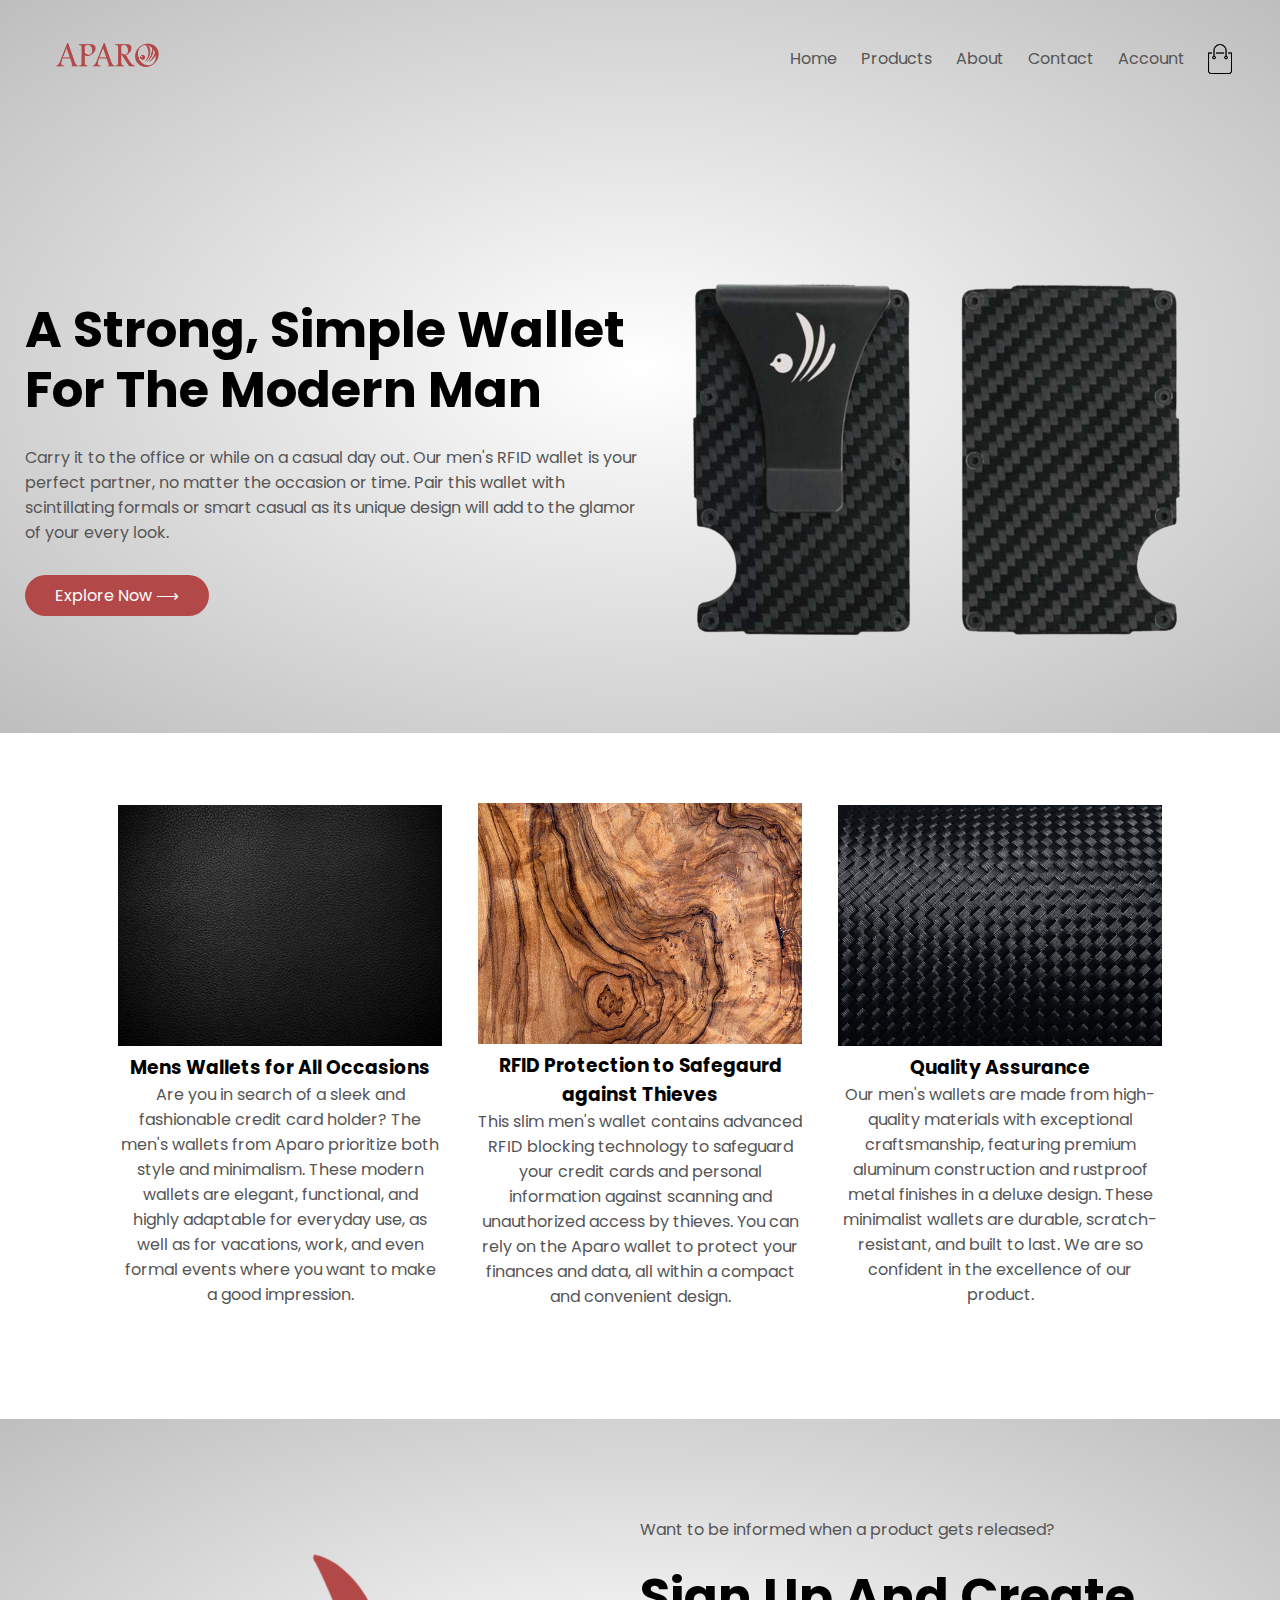
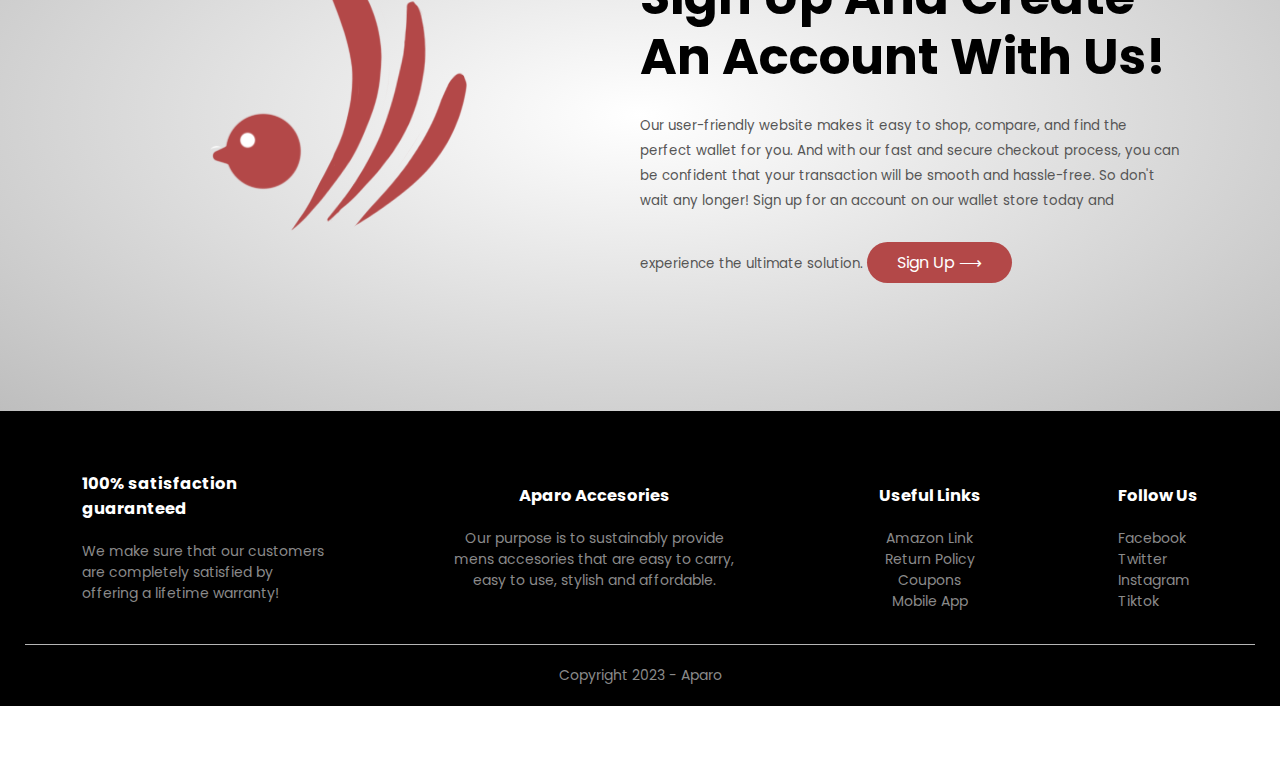
<file: index.html>
<!Doctype html>
<html lang="en">
<head>
    <meta charset="UTF-8"
    <meta name="viewport" content="width=device-width", intial-scale="1.0">
    <title>Aparo Accesories</title>
    <link rel="stylesheet" href="style.css">
    <link rel="preconnect" href="https://fonts.googleapis.com">
<link rel="preconnect" href="https://fonts.gstatic.com" crossorigin>
<link href="https://fonts.googleapis.com/css2?family=Poppins:wght@300;400;500;600;700&display=swap" rel="stylesheet">
<link href="https://cdnjs.cloudflare.com/ajax/libs/font-awesome/4.7.0/css/font-awesome.min.css" rel="stylesheet">
</head>
<body>


<div class="header">    
<div class="container">
    <div class="navbar">
        <div class="logo">
            <img src="Aparo Website Images/Aparo Logo.png" alt="Aparo Logo" width="125">
        </div>
        <nav>
            <ul id="MenuItems">
                <li><a href="">Home</a></li>
                <li><a href="">Products</a></li>
                <li><a href="">About</a></li>
                <li><a href="">Contact</a></li>
                <li><a href="">Account</a></li>
            </ul>
        </nav>
        <img src="Aparo Website Images/cart.png" width="30px" height="30px">
        <img src="Aparo Website Images/menu.png" class="menu-icon" onclick="menutoggle()">
      </div>
      <div class="row">
        <div class="col-2">
            <h1>A Strong, Simple Wallet<br>For The Modern Man</h1>
            <p>Carry it to the office or while on a casual day out. Our men's RFID wallet is your perfect partner, no matter the occasion or time. Pair this wallet with scintillating formals or smart casual as its unique design will add to the glamor of your every look.</p>
            <a href="" class="btn">Explore Now &#10230;</a>
        </div>
        <div class="col-2">
            <img src="Aparo Website Images/Carbon_Fiber_Black_Model-removebg-preview.png">

        </div>
      </div>
</div>
</div>

<!------ featured categories ----->
    <div class="categories">
        <div class="small-container">
            <div class="row">
                <div class="col-3">
                    <img src="Aparo Website Images/omg black texture grain.png">
                    <h3>Mens Wallets for All Occasions</h3>
                    <p>Are you in search of a sleek and fashionable credit card holder? The men's wallets from Aparo prioritize both style and minimalism. These modern wallets are elegant, functional, and highly adaptable for everyday use, as well as for vacations, work, and even formal events where you want to make a good impression.</p>
                </div>
                <div class="col-3">
                    <img src="Aparo Website Images/omg wood grain.png">
                    <h3>RFID Protection to Safegaurd against Thieves</h3>
                    <p>This slim men's wallet contains advanced RFID blocking technology to safeguard your credit cards and personal information against scanning and unauthorized access by thieves. You can rely on the Aparo wallet to protect your finances and data, all within a compact and convenient design.</p>
                </div>
                <div class="col-3">
                    <img src="Aparo Website Images/omg carbon fiber grain.png">
                    <h3>Quality Assurance</h3>
                    <p>Our men's wallets are made from high-quality materials with exceptional craftsmanship, featuring premium aluminum construction and rustproof metal finishes in a deluxe design. These minimalist wallets are durable, scratch-resistant, and built to last. We are so confident in the excellence of our product. </p>
            </div>
        </div>
    </div>

    <!-------- offer --------->
    <div class="offer">
        <div class="small-container">
            <div class="row">
                <div class="col-2">
                    <img src="Aparo Website Images/Aparo Bird.png" class="offer-img">
                </div>
                <div class="col-2">
                    <p>Want to be informed when a product gets released?</p>
                    <h1>Sign Up And Create An Account With Us! </h1>
                    <small>Our user-friendly website makes it easy to shop, compare, and find the perfect wallet for you. And with our fast and secure checkout process, you can be confident that your transaction will be smooth and hassle-free. So don't wait any longer! Sign up for an account on our wallet store today and experience the ultimate solution.</small>
                    <a href="" class="btn">Sign Up &#10230;</a>
                </div>
            </div>
        </div>
    </div>

    <!----------footer----------->
        <div class="footer">
            <div class="container">
                <div class="row">
                    <div class="footer-col-1">
                        <h3>100% satisfaction guaranteed</h3>
                        <p>We make sure that our customers are completely satisfied by offering a lifetime warranty!</p>
                    </div>
                    <div class="footer-col-2">
                        <h3>Aparo Accesories</h3>
                        <p>Our purpose is to sustainably provide mens accesories that are easy to carry, easy to use, stylish and affordable.</p>
                    </div>
                    <div class="footer-col-3">
                        <h3>Useful Links</h3>
                        <ul>
                            <li>Amazon Link</li>
                            <li>Return Policy</li>
                            <li>Coupons</li>
                            <li>Mobile App</li>
                        </ul>
                    </div>
                    <div class="footer-col-4">
                        <h3>Follow Us</h3>
                        <ul>
                            <li>Facebook</li>
                            <li>Twitter</li>
                            <li>Instagram</li>
                            <li>Tiktok</li>
                        </ul>
                </div>
            </div>
            <hr>
                <p class="copyright">Copyright 2023 - Aparo</p>
        </div>
<!--------js for toggle menu----------->
        <script>
            var MenuItems = document.getElementById("MenuItems");

            MenuItems.style.maxHeight = "0px";

            function menutoggle(){
                if(MenuItems.style.maxHeight == "0px")
                {
                    MenuItems.style.maxHeight = "200px"
                }
                else
                {
                    MenuItems.style.maxHeight = "0px"
                }
             
            }        
        </script>
</body>
</html>
</file>
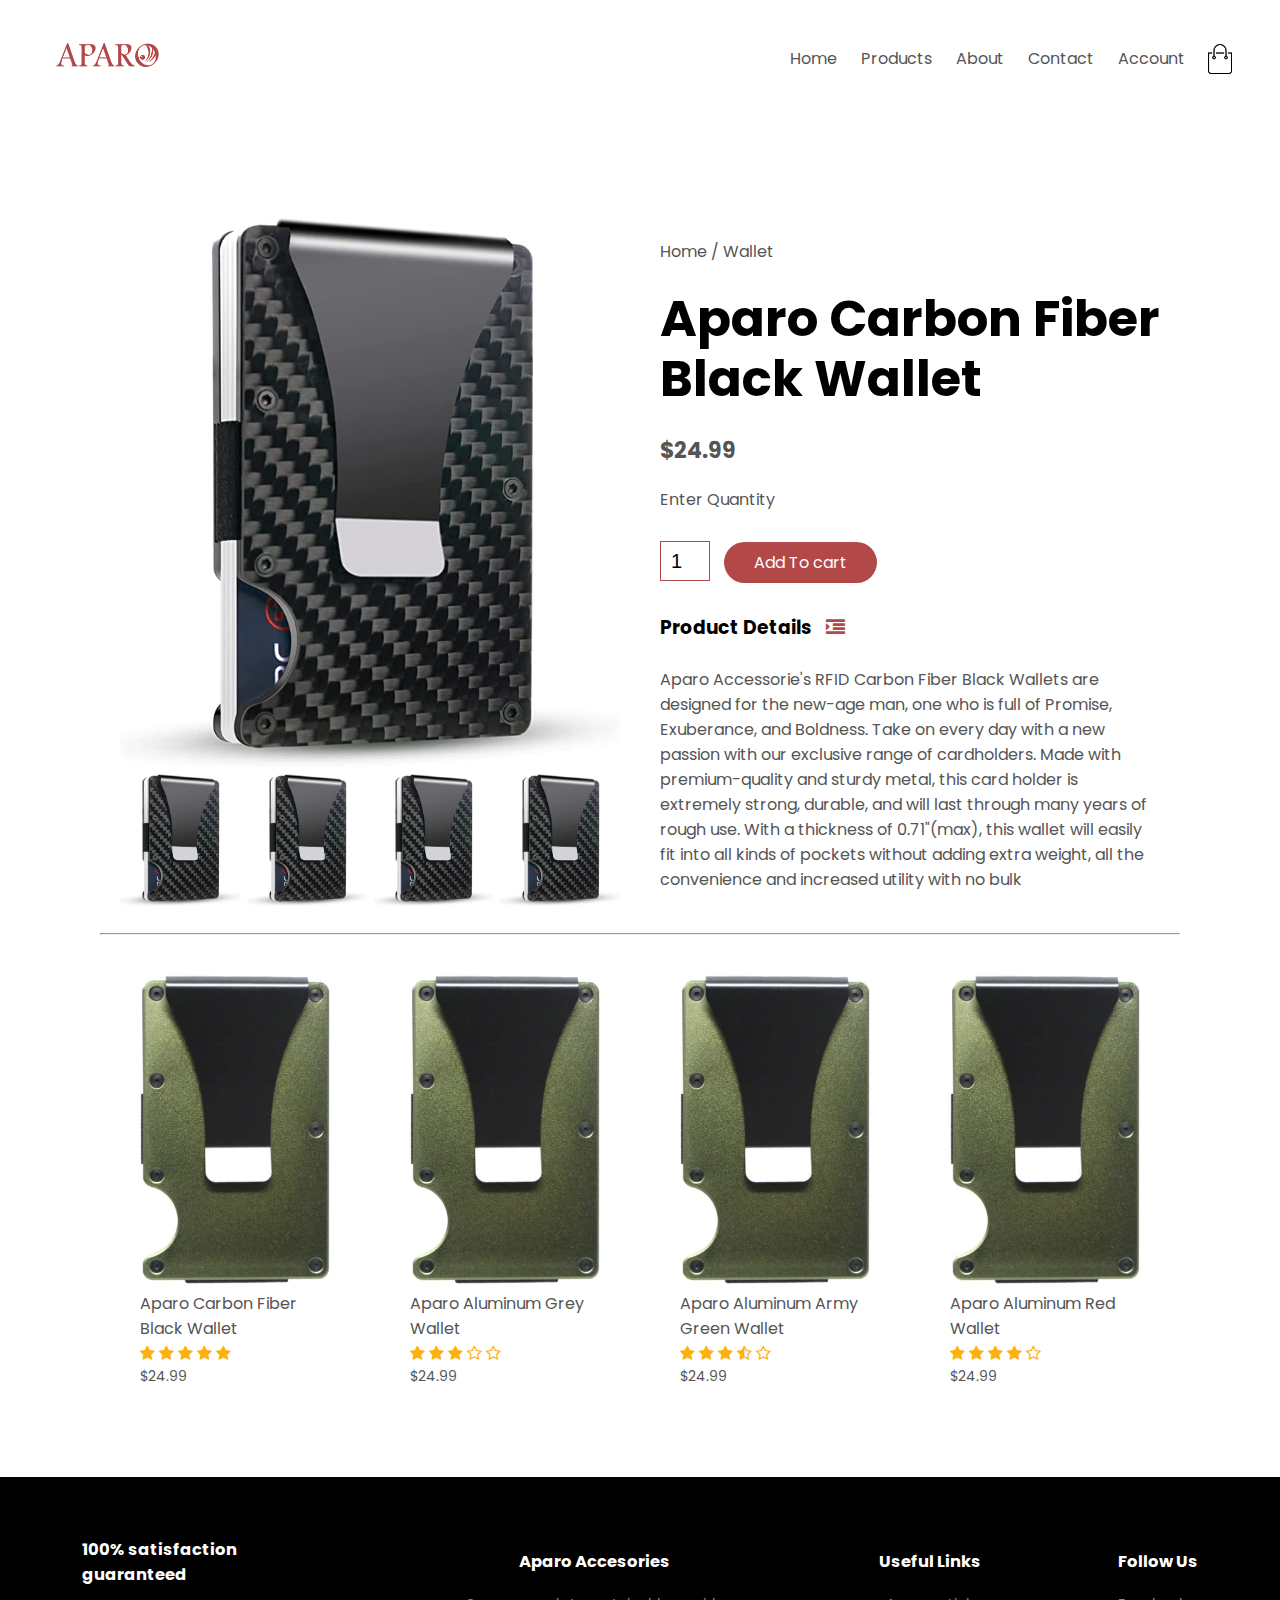
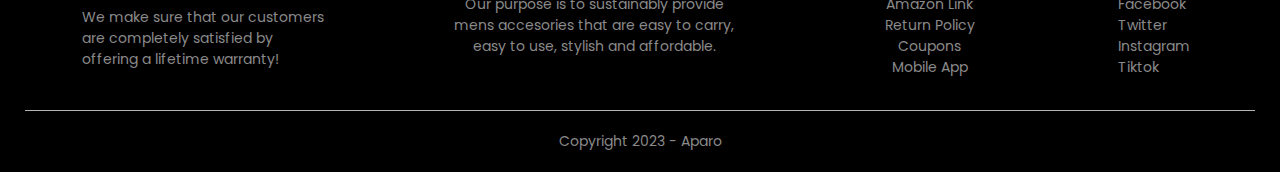
<file: product-details.html>
<!Doctype html>
<html lang="en">
<head>
    <meta charset="UTF-8"
    <meta name="viewport" content="width=device-width", intial-scale="1.0">
    <title>Product Details - Aparo Accesories</title>
    <link rel="stylesheet" href="style.css">
    <link rel="preconnect" href="https://fonts.googleapis.com">
<link rel="preconnect" href="https://fonts.gstatic.com" crossorigin>
<link href="https://fonts.googleapis.com/css2?family=Poppins:wght@300;400;500;600;700&display=swap" rel="stylesheet">
<link href="https://cdnjs.cloudflare.com/ajax/libs/font-awesome/4.7.0/css/font-awesome.min.css" rel="stylesheet">
</head>
<body>


    
<div class="container">
    <div class="navbar">
        <div class="logo">
            <img src="Aparo Website Images/Aparo Logo.png" alt="Aparo Logo" width="125">
        </div>
        <nav>
            <ul id="MenuItems">
                <li><a href="">Home</a></li>
                <li><a href="">Products</a></li>
                <li><a href="">About</a></li>
                <li><a href="">Contact</a></li>
                <li><a href="">Account</a></li>
            </ul>
        </nav>
        <img src="Aparo Website Images/cart.png" width="30px" height="30px">
        <img src="Aparo Website Images/menu.png" class="menu-icon" onclick="menutoggle()">
      </div>
    </div>



    <!----------single product details ----------->

    <div class="small-container single-product">
        <div class="row">
            <div class="col-2">
                <img src="Aparo Website Images/Carbon Fiber Black Model One.jpg" width="100%" id="ProductImg">

                <div class="small-img-row">
                    <div class="small-img-col">
                        <img src="Aparo Website Images/Carbon Fiber Black Model One.jpg" width="100%" class="SmallImg">
                    </div>
                    <div class="small-img-col">
                        <img src="Aparo Website Images/Carbon Fiber Black Model One.jpg" width="100%" class="SmallImg">
                    </div>
                    <div class="small-img-col">
                        <img src="Aparo Website Images/Carbon Fiber Black Model One.jpg" width="100%" class="SmallImg">
                    </div>
                    <div class="small-img-col">
                        <img src="Aparo Website Images/Carbon Fiber Black Model One.jpg" width="100%" class="SmallImg">
                    </div>
                </div>




            </div>
            <div class="col-2">
                <p>Home / Wallet</p>
                <h1>Aparo Carbon Fiber Black Wallet</h1>
                <h4>$24.99</h4>
                <p>Enter Quantity</p>
                <input type="number" value="1">
                <a href="" class="btn">Add To cart</a>

                <h3>Product Details <span class="fa fa-indent"></span></h3>
                <br>
                <p>Aparo Accessorie's RFID Carbon Fiber Black Wallets are designed for the new-age man, one who is full of Promise, Exuberance, and Boldness. Take on every day with a new passion with our exclusive range of cardholders. Made with premium-quality and sturdy metal, this card holder is extremely strong, durable, and will last through many years of rough use.
                    With a thickness of 0.71"(max), this wallet will easily fit into all kinds of pockets without adding extra weight, all the convenience and increased utility with no bulk</p>
            </div>
        </div>
    </div>


<!---------------title----------------->
    <div class="small-container">
        <hr class="hr-2">
        <div class="row row-2">
        </div>
    </div>




<!-----------products------------->
    <div class="small-container">

        <div class="row">
            <div class="col-4">
                <img src="Aparo Website Images/Army Green Aluminum Model.jpg">
                <h4>Aparo Carbon Fiber Black Wallet</h4>
                <div class="rating">
                    <span class="fa fa-star"></span>
                    <span class="fa fa-star"></span>
                    <span class="fa fa-star"></span>
                    <span class="fa fa-star"></span>
                    <span class="fa fa-star"></span>
                </div>
                <p>$24.99</p>
            </div>
            <div class="col-4">
                <img src="Aparo Website Images/Army Green Aluminum Model.jpg">
                <h4>Aparo Aluminum Grey Wallet</h4>
                <div class="rating">
                    <span class="fa fa-star"></span>
                    <span class="fa fa-star"></span>
                    <span class="fa fa-star"></span>
                    <span class="fa fa-star-o"></span>
                    <span class="fa fa-star-o"></span>
                </div>
                <p>$24.99</p>
            </div>
            <div class="col-4">
                <img src="Aparo Website Images/Army Green Aluminum Model.jpg">
                <h4>Aparo Aluminum Army Green Wallet</h4>
                <div class="rating">
                    <span class="fa fa-star"></span>
                    <span class="fa fa-star"></span>
                    <span class="fa fa-star"></span>
                    <span class="fa fa-star-half-o"></span>
                    <span class="fa fa-star-o"></span>
                </div>
                <p>$24.99</p>
            </div>
            <div class="col-4">
                <img src="Aparo Website Images/Army Green Aluminum Model.jpg">
                <h4>Aparo Aluminum Red Wallet</h4>
                <div class="rating">
                    <span class="fa fa-star"></span>
                    <span class="fa fa-star"></span>
                    <span class="fa fa-star"></span>
                    <span class="fa fa-star"></span>
                    <span class="fa fa-star-o"></span>
                </div>
                <p>$24.99</p>
            </div>
        </div>

    </div>
        <!----------footer----------->
        <div class="footer">
            <div class="container">
                <div class="row">
                    <div class="footer-col-1">
                        <h3>100% satisfaction guaranteed</h3>
                        <p>We make sure that our customers are completely satisfied by offering a lifetime warranty!</p>
                    </div>
                    <div class="footer-col-2">
                        <h3>Aparo Accesories</h3>
                        <p>Our purpose is to sustainably provide mens accesories that are easy to carry, easy to use, stylish and affordable.</p>
                    </div>
                    <div class="footer-col-3">
                        <h3>Useful Links</h3>
                        <ul>
                            <li>Amazon Link</li>
                            <li>Return Policy</li>
                            <li>Coupons</li>
                            <li>Mobile App</li>
                        </ul>
                    </div>
                    <div class="footer-col-4">
                        <h3>Follow Us</h3>
                        <ul>
                            <li>Facebook</li>
                            <li>Twitter</li>
                            <li>Instagram</li>
                            <li>Tiktok</li>
                        </ul>
                </div>
            </div>
            <hr>
                <p class="copyright">Copyright 2023 - Aparo</p>
        </div>


        <!--------js for toggle menu----------->
        <script>
            var MenuItems = document.getElementById("MenuItems");

            MenuItems.style.maxHeight = "0px";

            function menutoggle(){
                if(MenuItems.style.maxHeight == "0px")
                {
                    MenuItems.style.maxHeight = "200px"
                }
                else
                {
                    MenuItems.style.maxHeight = "0px"
                }
             
            }

        </script>

<!---------js for product gallery----------->

        <script>
            var ProductImg = document.getElementById("ProductImg");
            var SmallImg = document.getElementsByClassName("SmallImg");

            SmallImg[0].onclick = function()
            {
                ProductImg.src = SmallImg[0].src;
            }
            SmallImg[1].onclick = function()
            {
                ProductImg.src = SmallImg[1].src;
            }
            SmallImg[2].onclick = function()
            {
                ProductImg.src = SmallImg[2].src;
            }
            SmallImg[3].onclick = function()
            {
                ProductImg.src = SmallImg[3].src;
            }



        </script>













</body>
</html>
</file>
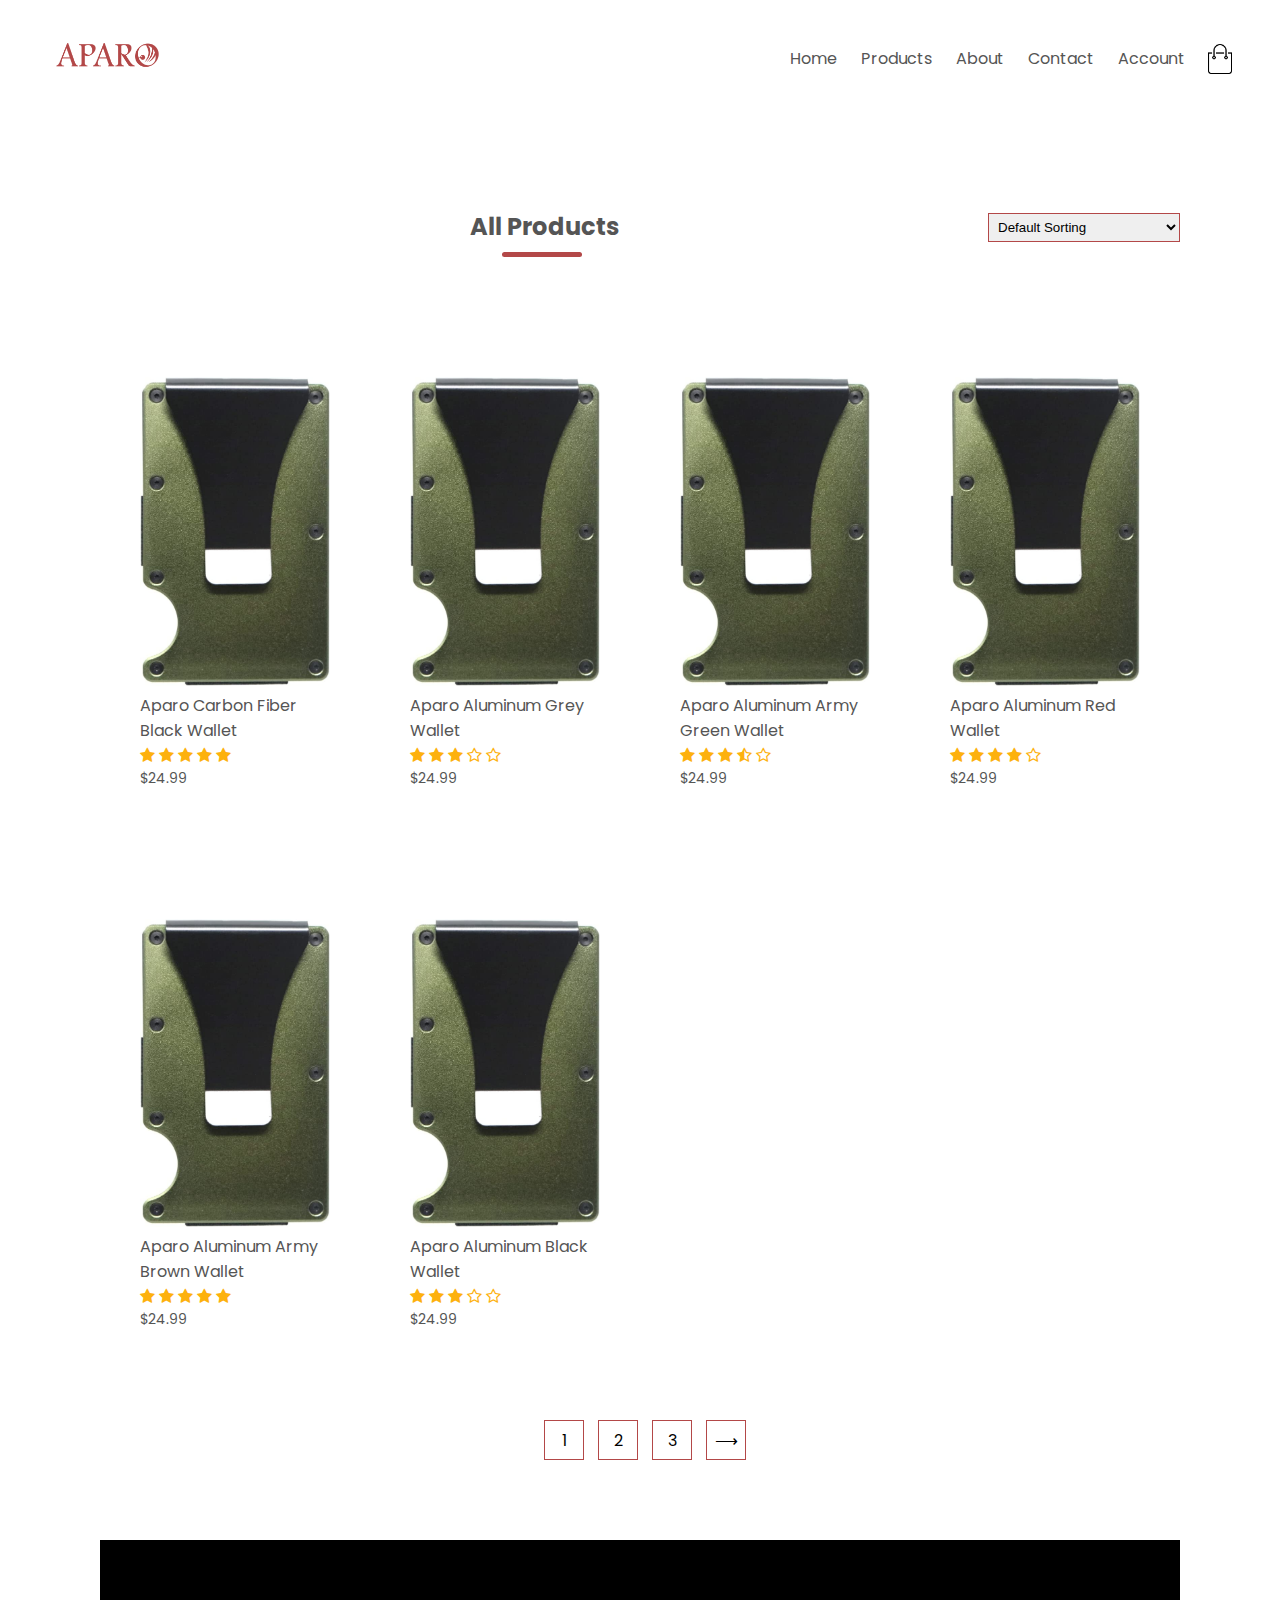
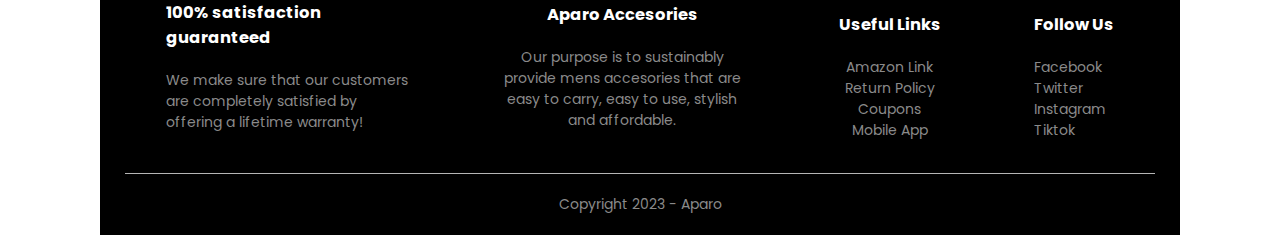
<file: products.html>
<!Doctype html>
<html lang="en">
<head>
    <meta charset="UTF-8"
    <meta name="viewport" content="width=device-width", intial-scale="1.0">
    <title>All Products - Aparo Accesories</title>
    <link rel="stylesheet" href="style.css">
    <link rel="preconnect" href="https://fonts.googleapis.com">
<link rel="preconnect" href="https://fonts.gstatic.com" crossorigin>
<link href="https://fonts.googleapis.com/css2?family=Poppins:wght@300;400;500;600;700&display=swap" rel="stylesheet">
<link href="https://cdnjs.cloudflare.com/ajax/libs/font-awesome/4.7.0/css/font-awesome.min.css" rel="stylesheet">
</head>
<body>


    
<div class="container">
    <div class="navbar">
        <div class="logo">
            <img src="Aparo Website Images/Aparo Logo.png" alt="Aparo Logo" width="125">
        </div>
        <nav>
            <ul id="MenuItems">
                <li><a href="">Home</a></li>
                <li><a href="">Products</a></li>
                <li><a href="">About</a></li>
                <li><a href="">Contact</a></li>
                <li><a href="">Account</a></li>
            </ul>
        </nav>
        <img src="Aparo Website Images/cart.png" width="30px" height="30px">
        <img src="Aparo Website Images/menu.png" class="menu-icon" onclick="menutoggle()">
      </div>
    </div>

    <div class="small-container">
        <div class="row row-2">
            <h2 class="title-2">All Products</h2>
            <select>
                <option>Default Sorting</option>
                <option>Sort by Price (Low to High)</option>
                <option>Sort by Popularity</option>
                <option>Sort by Rating</option>
                <option>Sort by Sale</option>
            </select>
        </div>


        <div class="row">
            <div class="col-4">
                <img src="Aparo Website Images/Army Green Aluminum Model.jpg">
                <h4>Aparo Carbon Fiber Black Wallet</h4>
                <div class="rating">
                    <span class="fa fa-star"></span>
                    <span class="fa fa-star"></span>
                    <span class="fa fa-star"></span>
                    <span class="fa fa-star"></span>
                    <span class="fa fa-star"></span>
                </div>
                <p>$24.99</p>
            </div>
            <div class="col-4">
                <img src="Aparo Website Images/Army Green Aluminum Model.jpg">
                <h4>Aparo Aluminum Grey Wallet</h4>
                <div class="rating">
                    <span class="fa fa-star"></span>
                    <span class="fa fa-star"></span>
                    <span class="fa fa-star"></span>
                    <span class="fa fa-star-o"></span>
                    <span class="fa fa-star-o"></span>
                </div>
                <p>$24.99</p>
            </div>
            <div class="col-4">
                <img src="Aparo Website Images/Army Green Aluminum Model.jpg">
                <h4>Aparo Aluminum Army Green Wallet</h4>
                <div class="rating">
                    <span class="fa fa-star"></span>
                    <span class="fa fa-star"></span>
                    <span class="fa fa-star"></span>
                    <span class="fa fa-star-half-o"></span>
                    <span class="fa fa-star-o"></span>
                </div>
                <p>$24.99</p>
            </div>
            <div class="col-4">
                <img src="Aparo Website Images/Army Green Aluminum Model.jpg">
                <h4>Aparo Aluminum Red Wallet</h4>
                <div class="rating">
                    <span class="fa fa-star"></span>
                    <span class="fa fa-star"></span>
                    <span class="fa fa-star"></span>
                    <span class="fa fa-star"></span>
                    <span class="fa fa-star-o"></span>
                </div>
                <p>$24.99</p>
            </div>
            <div class="row">
                <div class="col-4">
                    <img src="Aparo Website Images/Army Green Aluminum Model.jpg">
                    <h4>Aparo Aluminum Army Brown Wallet</h4>
                    <div class="rating">
                        <span class="fa fa-star"></span>
                        <span class="fa fa-star"></span>
                        <span class="fa fa-star"></span>
                        <span class="fa fa-star"></span>
                        <span class="fa fa-star"></span>
                    </div>
                    <p>$24.99</p>
                </div>
                <div class="col-4">
                    <img src="Aparo Website Images/Army Green Aluminum Model.jpg">
                    <h4>Aparo Aluminum Black Wallet</h4>
                    <div class="rating">
                        <span class="fa fa-star"></span>
                        <span class="fa fa-star"></span>
                        <span class="fa fa-star"></span>
                        <span class="fa fa-star-o"></span>
                        <span class="fa fa-star-o"></span>
                    </div>
                    <p>$24.99</p>
                </div>
                <div class="col-4">
                    <img src="Aparo Website Images/plain-white-background.jpg">
                </div>
                <div class="col-4">
                    <img src="Aparo Website Images/plain-white-background.jpg">
                </div>
        </div>

        <div class="page-btn">
            <span>1</span>
            <span>2</span>
            <span>3</span>
            <span>&#10230;</span>
        </div>
    </div>
        <!----------footer----------->
        <div class="footer">
            <div class="container">
                <div class="row">
                    <div class="footer-col-1">
                        <h3>100% satisfaction guaranteed</h3>
                        <p>We make sure that our customers are completely satisfied by offering a lifetime warranty!</p>
                    </div>
                    <div class="footer-col-2">
                        <h3>Aparo Accesories</h3>
                        <p>Our purpose is to sustainably provide mens accesories that are easy to carry, easy to use, stylish and affordable.</p>
                    </div>
                    <div class="footer-col-3">
                        <h3>Useful Links</h3>
                        <ul>
                            <li>Amazon Link</li>
                            <li>Return Policy</li>
                            <li>Coupons</li>
                            <li>Mobile App</li>
                        </ul>
                    </div>
                    <div class="footer-col-4">
                        <h3>Follow Us</h3>
                        <ul>
                            <li>Facebook</li>
                            <li>Twitter</li>
                            <li>Instagram</li>
                            <li>Tiktok</li>
                        </ul>
                </div>
            </div>
            <hr>
                <p class="copyright">Copyright 2023 - Aparo</p>
        </div>


        <!--------js for toggle menu----------->
        <script>
            var MenuItems = document.getElementById("MenuItems");

            MenuItems.style.maxHeight = "0px";

            function menutoggle(){
                if(MenuItems.style.maxHeight == "0px")
                {
                    MenuItems.style.maxHeight = "200px"
                }
                else
                {
                    MenuItems.style.maxHeight = "0px"
                }
             
            }

        </script>
</body>
</html>
</file>
<file: style.css>
*{
    margin: 0;
    padding: 0;
    box-sizing: border-box;
}

body{
    font-family: 'Poppins', sans-serif;
}

.navbar{
    display: flex;
    align-items: center;
    padding: 20px;
}
nav{
    flex: 1;
    text-align: right;
}
nav ul{
    display: inline-block;
    list-style-type: none;
}
nav ul li{
    display: inline;
    margin-right: 20px;
}
a{
    text-decoration: none;
    color: #555;
}
p{
    color: #555
}
.container{
    max-width: 1300px;
    margin: auto;
    padding-left: 25px;
    padding-right: 25px;
}
.row{
    display: flex;
    align-items: center;
    flex-wrap: wrap;
    justify-content: space-around;
}
.col-2{
    flex-basis: 50%;
    min-width: 300px;
}
.col-2 img{
     max-width: 100%;
     padding: 50px 0;
}
.col-2 h1{
    font-size: 50px;
    line-height: 60px;
    margin: 25px 0;
}
.btn{
    display: inline-block;
    background: #b34848;
    color: #fff;
    padding: 8px 30px;
    margin: 30px 0;
    border-radius: 30px;
    transition: background 0.3s;
} 

.btn:hover{
    background: #563434;
}

.header{
    background: radial-gradient(#fff,#bebebe)
}
.header .row{
    margin-top: 70px;
}

.categories{
    margin: 70px 0
}
.col-3{
    flex-basis: 30%;
    border-image: auto;
    min-width: 250px;
    margin-bottom: 30px;
    text-align: center;
}
.col-3 img{
    width: 100%;
}
.small-container{
    max-width: 1080px;
    margin: auto;
}
.col-4{
    flex-basis: 25%;
    padding: 40px;
    min-width: 200px;
    margin-bottom: 50px;
    transition: transform 0.3s;
}
.col-4 img{
    width: 100%; 
}
.title-2{
    text-align: center;
    margin: 0 auto 80px;
    margin-top: 80px;
    position: relative;
    line-height: 60px;
    color: #555;
}
.title-2::after{
    content: '';
    background: #b34848;
    width: 80px;
    height: 5px;
    border-radius: 5px;
    position: absolute;
    bottom: 0;
    left: 22.1%;
    transform: translateX(-50);
}
h4{
    color: #555;
    font-weight: normal;
}
.col-4 P{
    font-size: 14px;
}
.rating .fa{
    color: #fdb10d; 
}
.col-4:hover{
    transform: translateY(-5px);

    /*------------offer-------------*/

}
.offer{
    background: radial-gradient(#fff,#bebebe);
    margin-top: 80px;
    padding: 30px 0;

}
.col-2 offer-img{
    padding: 50px;
}
small{
    color: #555;
}
/*-------------footer--------------*/

.footer{
    background-color: black;
    color: #8a8a8a;
    font-size: 14px;
    padding: 60px 0 20px;
}
.footer p{
    color: #8a8a8a;
}
.footer h3{
    color: #fff;
    margin-bottom: 20px;
}
.footer-col-1, .footer-col-2 .footer-col-3{
    min-width: 250px;
    margin-bottom: 20px;
}
.footer-col-1{
    flex-basis: 20%;
}
.footer-col-2{
    flex-basis: 24%;
    text-align: center;
    margin-bottom: 20px;
}
.footer-col-3{
    flex-basis: 12%;
    text-align: center;
}
ul{
    list-style-type: none;
}
.footer hr{
    border: none;
    background: #b5b5b5;
    height: 1px;
    margin: 20px 0;  
}
.copyright{
    text-align: center;
}
.menu-icon{
    width: 28px;
    margin-left: 20px;
    display: none;
}

/*------------------All Products------------------------*/

.row row-2{
    justify-content: space-between;
    margin: 100px auto 50px;
}
select{
    border: 1px solid #b34848;
    padding: 5px;
}
select:focus{
    outline: none;
}
.page-btn{
    margin: 0 auto 80px;
}
.page-btn span{
    display: inline-block;
    border: 1px solid #b34848;
    margin-left: 10px;
    width: 40px;
    height: 40px;
    text-align: center;
    line-height: 40px;
    cursor: pointer;
}
.page-btn span:hover{
    background: #b34848;
    color: #fff;
}

/*----------- product details ------------*/

.single-product{
    margin-top: 80px;
}
.single-product .col-2 img{
    padding: 0;
}
.single-product .col-2{
    padding: 20px;
}
.single-product h4{
    margin: 20px 0;
    font-size: 22px;
    font-weight:bold;
}
.single-product input{
    width: 50px;
    height: 40px;
    padding-left: 10px;
    font-size: 20px;
    margin-right: 10px;
    border: 1px solid #b34848;
}
input:focus{
    outline: none;
}
.single-product .fa{
    color: #b34848;
    margin-left: 10px;
}
.small-img-row{
    display: flex;
    justify-content: space-between;
}
.small-img-col{
    flex-basis: 24%;
    cursor: pointer;
}























/*--------------media query for menu-------------*/
@media only screen and (max-width: 800px){

    nav ul{
        position: absolute;
        top: 70px;
        left: 0;
        background: #333;
        width: 100%;
        overflow: hidden;  
        transition: max-height 0.3s;
    }
    nav ul li{
        display: block;
        margin-right: 50px;
        margin-top: 10px;
        margin-bottom: 10px;

    }
    nav ul li a{
        color: #fff;
    }
    .menu-icon{
        display: block;
        cursor: pointer;
    }

}

/*media query for less than 600 screen size*/

@media only screen and (max-width: 600px){
    .footer-col-1 h3, .footer-col-1 p, .footer-col-2 h3, .footer-col-2 p, .footer-col-3 h3, .footer-col-3 h3 ul, .footer-col-4 h3, .footer-col-4 h3 ul{
        text-align: center;
    }
    .col-2, .col-3, .col-4{
        flex-basis: 100%;

    }
    .row{
        flex-basis: 100%;

    }
    

}
</file>
